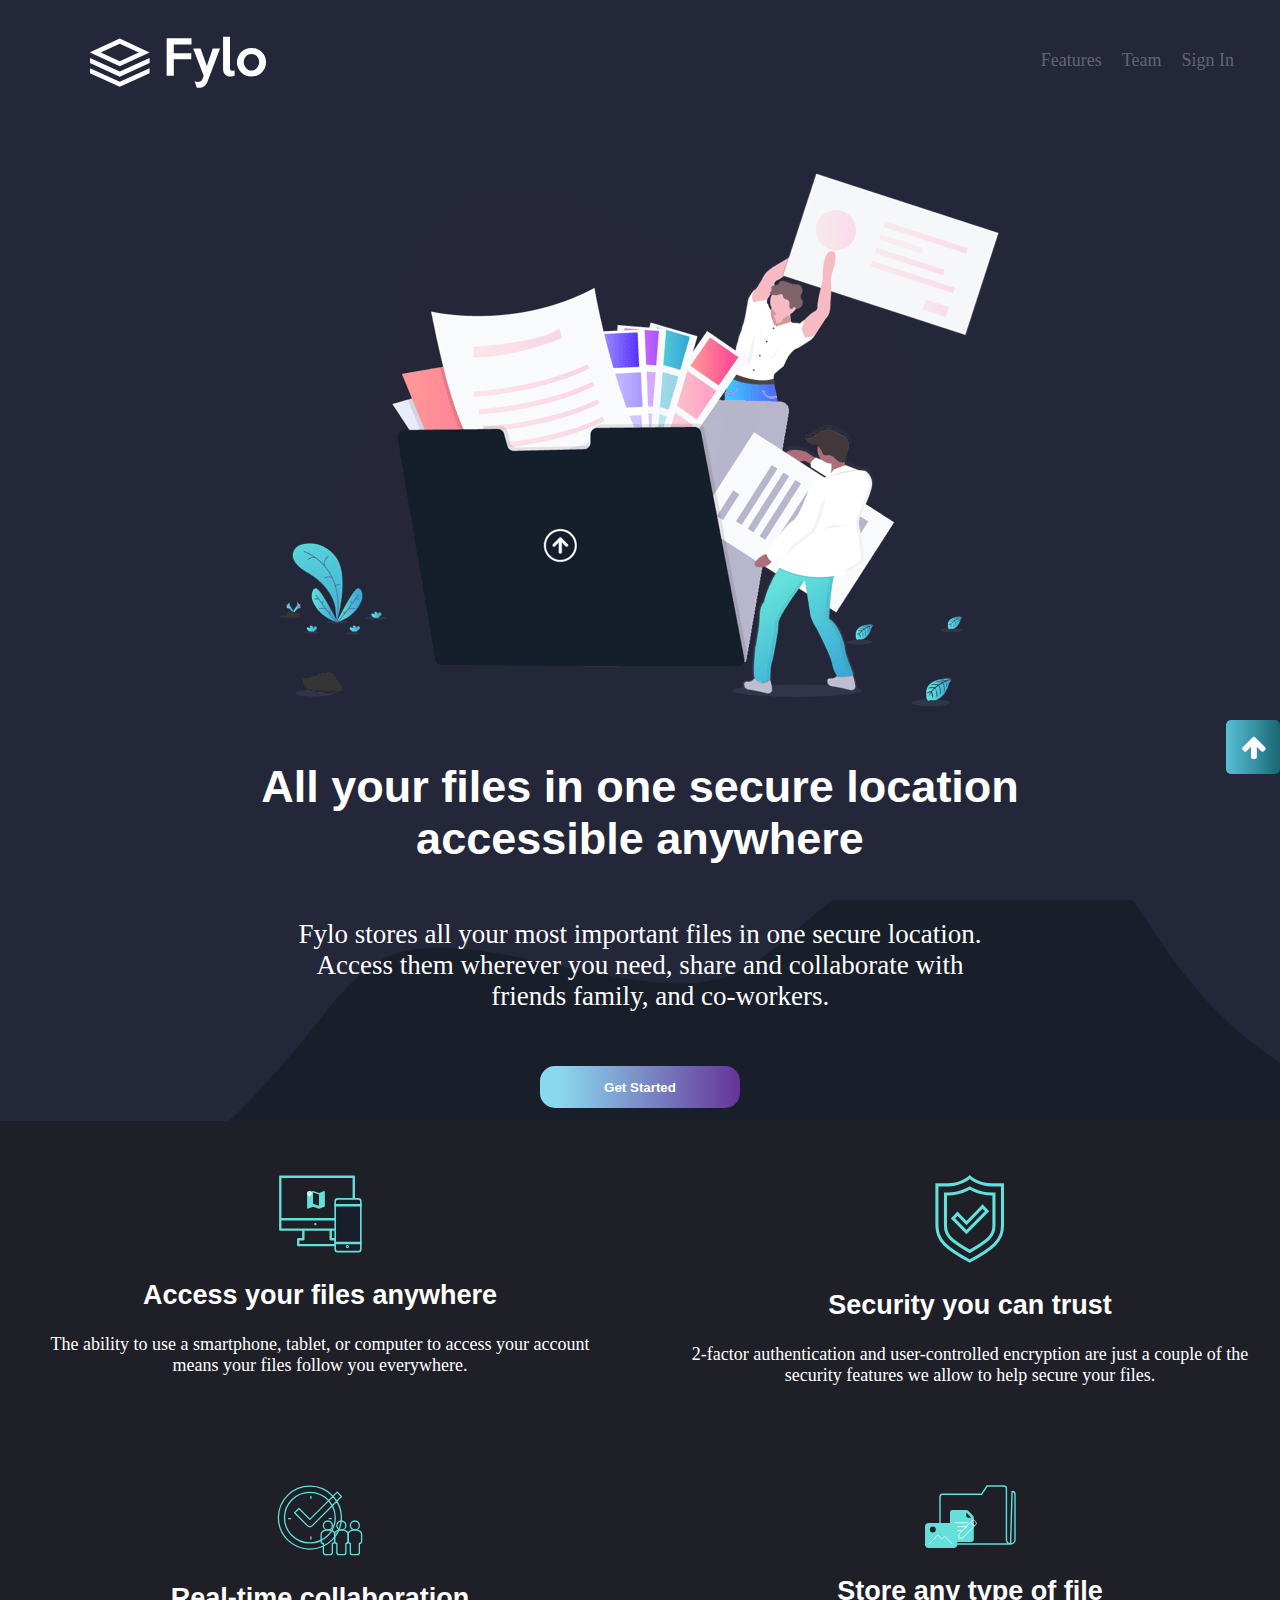
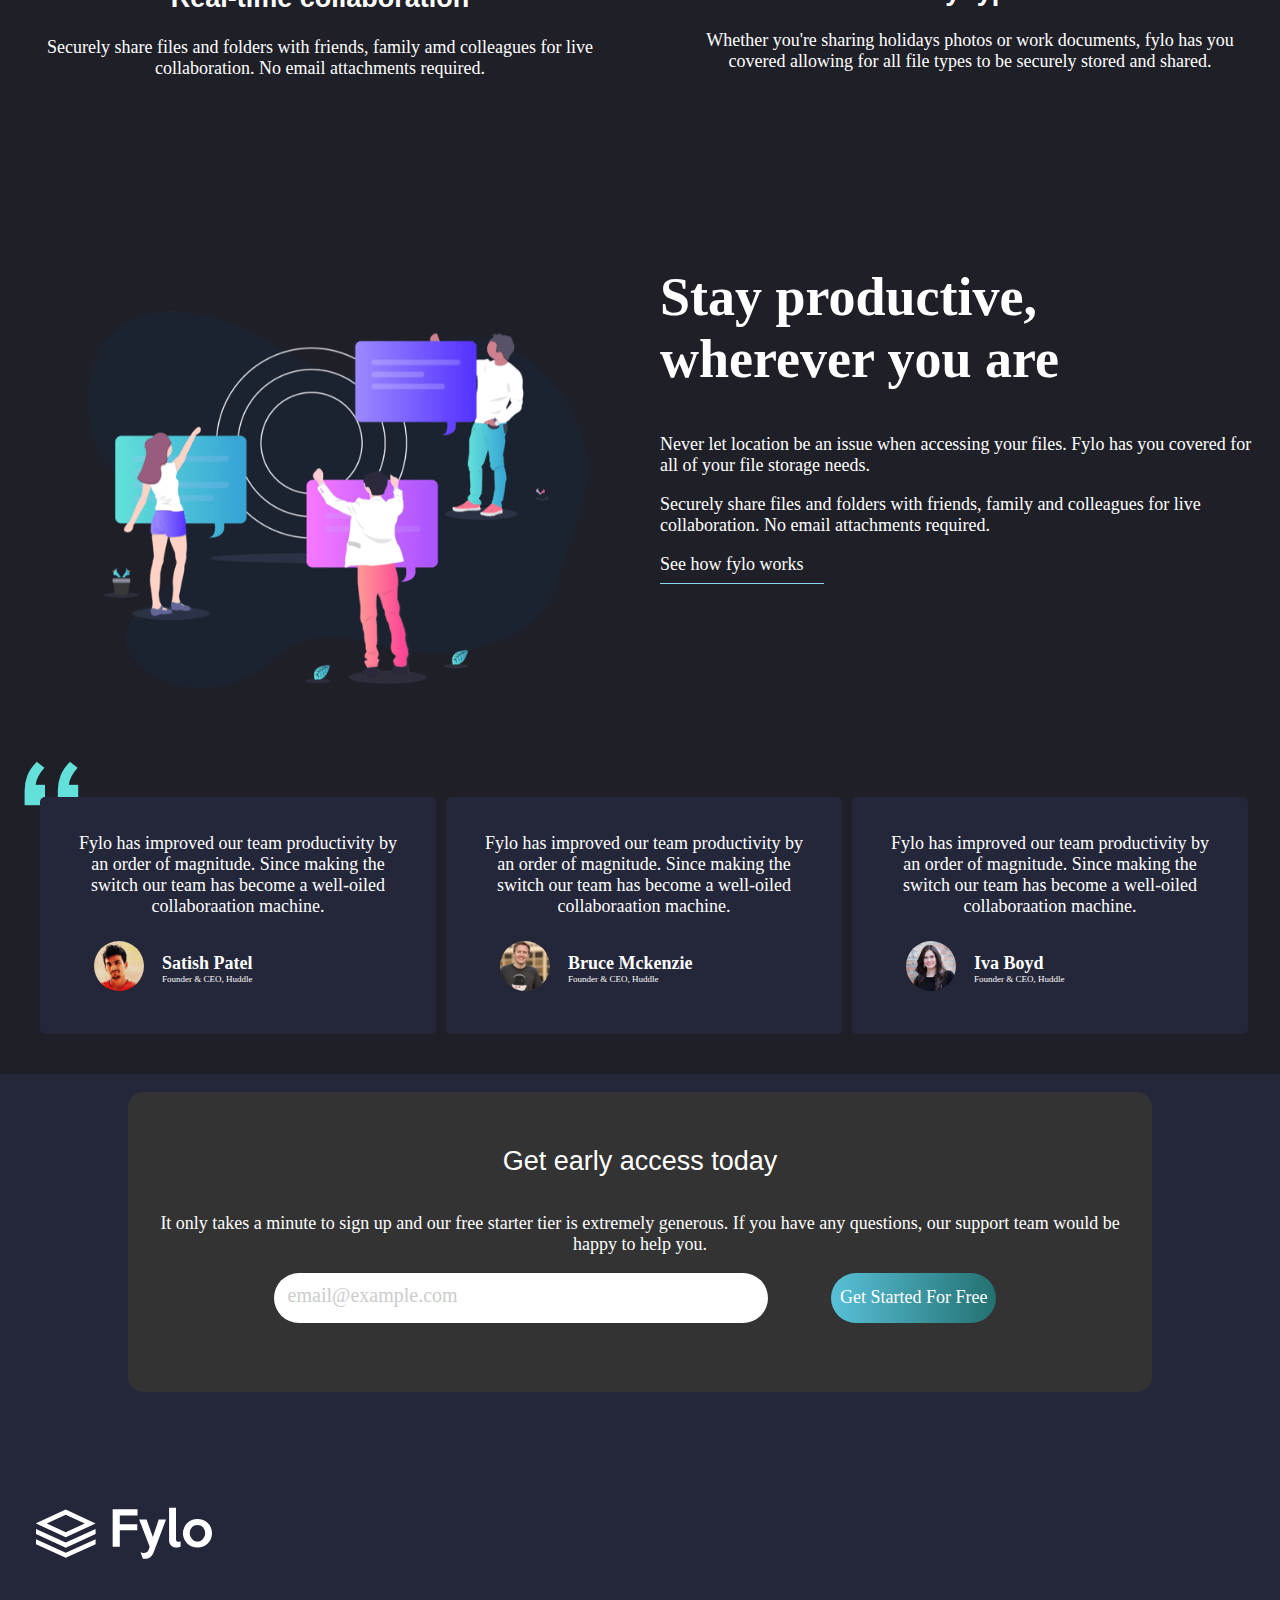
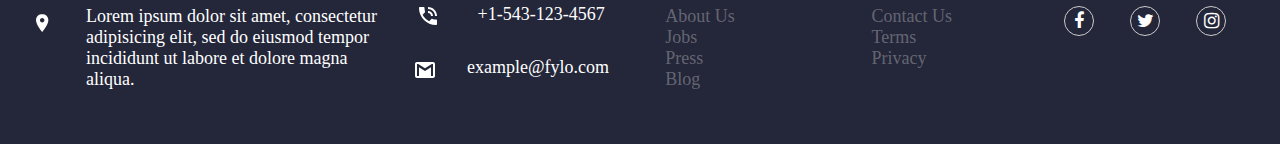
<file: index.html>
<!DOCTYPE html>
<html lang="en-US">
<head>
  <meta charset="UTF-8">
  <meta name="viewport" content="width=device-width, initial-scale=1,shrink-to-fit=no"> 
  <!-- displays site properly based on user's device -->

  <link rel="icon" type="image/png" sizes="32x32" href="./images/favicon-32x32.png">
  <!-- <link rel="stylesheet" type="text/css" href="./assets/css/styles.css"> -->
  <link rel="stylesheet" type="text/css" href="./css/styles.css">

  <link href="https://stackpath.bootstrapcdn.com/font-awesome/4.7.0/css/font-awesome.min.css" rel="stylesheet" integrity="sha384-wvfXpqpZZVQGK6TAh5PVlGOfQNHSoD2xbE+QkPxCAFlNEevoEH3Sl0sibVcOQVnN" crossorigin="anonymous">
  
  <title>Frontend Mentor | Huddle landing page with single column layout</title>

  <!-- Feel free to remove these styles or customise in your own stylesheet 👍 -->
  <style></style>
</head>
<body>
  <header id="top">
    <h1>
      <svg width="176" height="52" xmlns="http://www.w3.org/2000/svg"><g fill="#FFF" fill-rule="evenodd"><path d="M0 16.372v.128l29.754 13.764 29.859-13.811v-.035L29.754 2.608 0 16.372zm10.727.064l19.028-8.802 19.03 8.802-19.031 8.801-19.027-8.801zM29.754 35.61L0 22.052v5.014l29.754 13.59L59.613 27.02v-5.015L29.754 35.61zm0 10.17L0 32.22v5.015l29.754 13.591L59.613 37.19v-5.014L29.754 45.78zM169.216 26.22a8.564 8.564 0 0 0-2.285-5.892 7.675 7.675 0 0 0-2.473-1.768 7.259 7.259 0 0 0-3.015-.636 7.259 7.259 0 0 0-3.015.636 7.674 7.674 0 0 0-2.473 1.768 8.565 8.565 0 0 0-2.285 5.893 8.564 8.564 0 0 0 2.285 5.893 7.674 7.674 0 0 0 2.473 1.767 7.258 7.258 0 0 0 3.015.637 7.258 7.258 0 0 0 3.015-.637 7.675 7.675 0 0 0 2.473-1.767 8.563 8.563 0 0 0 2.285-5.893zm6.784 0c0 2.044-.377 3.937-1.13 5.681a13.849 13.849 0 0 1-3.11 4.526c-1.319 1.273-2.866 2.279-4.64 3.017-1.775.739-3.667 1.108-5.677 1.108s-3.894-.37-5.653-1.108a14.659 14.659 0 0 1-4.617-3.04 14.116 14.116 0 0 1-3.11-4.55c-.753-1.744-1.13-3.622-1.13-5.633 0-1.98.385-3.842 1.154-5.586a14.718 14.718 0 0 1 3.133-4.573 14.457 14.457 0 0 1 4.617-3.064c1.759-.739 3.627-1.108 5.606-1.108 2.01 0 3.902.369 5.677 1.108 1.774.738 3.321 1.744 4.64 3.017 1.32 1.272 2.356 2.789 3.11 4.549.753 1.76 1.13 3.645 1.13 5.657zm-31.422 13.483a9.087 9.087 0 0 1-1.814.613 9.217 9.217 0 0 1-2.096.236c-1.005 0-1.971-.134-2.898-.4a6.347 6.347 0 0 1-2.426-1.297c-.69-.597-1.24-1.375-1.649-2.334-.408-.958-.612-2.113-.612-3.465V.717h6.925v31.16c0 1.132.228 1.91.683 2.334.456.425.997.637 1.625.637.786 0 1.54-.236 2.262-.707v5.562zM130.02 12.55l-12.249 32.386c-.91 2.42-2.104 4.164-3.58 5.233-1.476 1.068-3.235 1.603-5.277 1.603a8.4 8.4 0 0 1-1.036-.071 7.784 7.784 0 0 1-1.083-.212l-2.262-6.317a8.974 8.974 0 0 0 1.65.59 6.61 6.61 0 0 0 1.6.211c1.069 0 2.042-.243 2.922-.73.879-.488 1.554-1.391 2.025-2.711l.943-2.734-10.506-27.248h7.396l6.266 17.536 5.889-17.536h7.302zm-28.502-4.102H83.806v8.769h17.478v5.94H83.806v16.688h-7.16V2.179h24.873v6.27z"/></g></svg>
    </h1>
    
    <nav>
      <ul class="menu">
        <li class="menu-item"><a class="menu-link" href="#">Features</a></li>
        <li class="menu-item"><a class="menu-link" href="#">Team</a></li>
        <li class="menu-item"><a class="menu-link" href="#">Sign In</a></li>
      </ul>
    </nav>
  </header>

  <main>
    <!-- INTRO ILLUSTRATION -->
    <section class="intro">
      <img class="intro_img" src="./images/illustration-intro.png" alt="Intro Illustration Image">
    </section>

    <!-- INTRO TEXT -->
    <section class="intro_caption">
      <h2 class="intro_caption--title">
        All your files in one secure location<br>accessible anywhere
      </h2>
      <p class="intro_caption--text">Fylo stores all your most important files in one secure location.<br>
        Access them wherever you need, share and collaborate with<br>
        &nbsp;&nbsp;&nbsp;&nbsp;&nbsp;&nbsp;friends family, and co-workers.</p>
      <button type="button" class="intro_caption--btn">Get Started</button>

      <section class="curvy-bg">
        <svg width="1440" height="449" xmlns="http://www.w3.org/2000/svg" xmlns:xlink="http://www.w3.org/1999/xlink"><defs><path id="a" d="M0 0h1454v449H0z"/></defs><g transform="translate(-14)" fill="none" fill-rule="evenodd"><mask id="b" fill="#fff"><use xlink:href="#a"/></mask><path d="M14 413.954c90.836-5.359 176.206-50.375 256.111-135.046C389.968 151.9 364.01 105.164 563.005 148.686 762 192.207 745.05 163.699 873 63.13c127.95-100.57 211-77.554 289 44.667 78 122.222 151 162.895 284 207.778 88.667 29.921 92.03 848.285 10.091 2455.09H14V413.956z" fill="#181F2B" mask="url(#b)"/></g></svg>
      </section>
    </section>

    <section class="bg-dark">
      <!-- FEATURED -->
      <section class="row">
        <section class="col">
          <svg width="83" height="78" xmlns="http://www.w3.org/2000/svg"><g fill="none" fill-rule="evenodd"><path d="M2.476 53.466h71.117v-7.983H2.476v7.983zm49.237 11.977h3.943v3.529H20.413v-3.529h3.942c.656 0 1.185-.529 1.185-1.183v-8.427h24.988v8.427c0 .654.53 1.183 1.185 1.183zM2.476 43.116h71.117V2.95H2.476v40.165zM1.29.585C.635.585.105 1.114.105 1.768V54.65c0 .655.53 1.184 1.185 1.184h21.88v7.243h-3.943c-.655 0-1.185.532-1.185 1.184v5.895c0 .652.53 1.184 1.185 1.184h37.615c.654 0 1.185-.532 1.185-1.184V64.26c0-.652-.531-1.184-1.185-1.184h-3.944v-7.243h21.88c.655 0 1.186-.53 1.186-1.184V1.77c0-.655-.531-1.184-1.185-1.184H1.29z" fill="#62E0D9"/><path d="M36.412 47.92c-.654 0-1.185.53-1.185 1.184a1.185 1.185 0 0 0 2.37 0c0-.653-.531-1.184-1.185-1.184" fill="#62E0D9"/><g transform="translate(55.377 23.07)" stroke="#62E0D9"><rect stroke-width="1.641" fill="#181F2B" x=".821" y=".821" width="25.621" height="52.795" rx="2.462"/><path stroke-width="1.458" fill="#FFF" d="M.729 6.646h25.803v1H.729zM.729 44.515h25.803v1H.729z"/><ellipse stroke-width="1.01" cx="13.038" cy="48.519" rx="1.185" ry="1.183"/></g><g><path d="M45.4 15.969h-.197l-5.235 2.07-5.927-2.07-5.531 1.874c-.198.098-.395.197-.395.493v14.89c0 .297.197.494.494.494h.197l5.235-2.071 5.927 2.07 5.531-1.873c.198-.099.395-.296.395-.493V16.462c0-.296-.197-.493-.494-.493zM39.968 30.76l-5.927-1.997V17.448l5.927 1.997v11.316z" fill="#62E0D9"/><path d="M30.485 15.969c-1.32 0-2.37.917-2.37 2.07 0 1.54 2.37 3.847 2.37 3.847s2.371-2.308 2.371-3.846c0-1.154-1.05-2.071-2.37-2.071zm0 2.958c-.51 0-.911-.361-.911-.821 0-.46.4-.822.911-.822s.912.361.912.822c0 .46-.401.821-.912.821z" fill="#FFF"/></g></g></svg>
          <h2>Access your files anywhere</h2>
          <p>The ability to use a smartphone, tablet, or computer to access your account means your files follow you everywhere.</p>
        </section>
        <section class="col">
          <svg width="70" height="88" xmlns="http://www.w3.org/2000/svg"><g stroke="#62E0D9" stroke-width="3.064" fill="none" fill-rule="evenodd"><path d="M43.703 35.501l-12.23 12.474-8.999-9.177-4.499 4.589 13.497 13.766L52.08 36.137l-4.5-4.589z"/><path d="M56.916 9.85c-5.342 0-10.653-1.136-15.482-3.484-2.313-1.113-4.679-2.533-6.724-4.302-2.045 1.769-4.411 3.189-6.725 4.302C23.157 8.714 17.847 9.85 12.504 9.85H1.914v40.59c0 7.11 2.817 13.945 7.827 18.893 7.356 7.25 24.97 16.674 24.97 16.674s17.612-9.424 24.968-16.674c5.01-4.948 7.827-11.784 7.827-18.893V9.85h-10.59z"/><path d="M58.94 24.532v26.249c0 4.742-1.903 9.34-5.219 12.615-4.612 4.547-15.127 10.77-19.01 13-3.886-2.233-14.41-8.463-19.017-13.004-3.314-3.272-5.214-7.869-5.214-12.611V18.927h2.024c6.707 0 13.334-1.499 19.167-4.333a44.31 44.31 0 0 0 3.04-1.61c.972.565 2 1.11 3.064 1.623 5.814 2.826 12.434 4.32 19.141 4.32h2.024v5.605z"/></g></svg>
          <h2>Security you can trust</h2>
          <p>2-factor authentication and user-controlled encryption are just a couple of the security features we allow to help secure your files.</p>
        </section>

        <section class="col">
          <svg width="86" height="71" xmlns="http://www.w3.org/2000/svg"><g stroke="#62E0D9" stroke-width="1.3" fill="none" fill-rule="evenodd" stroke-linejoin="round"><path d="M33.897 11.338v2.027-2.027zm0 40.551v2.028-2.028zm20.31-18.248h-2.031 2.031zm-40.62 0h-2.032 2.031zm19.294 8.11c-.78 0-1.56-.296-2.153-.89l-13.08-13.057 4.308-4.3L32.881 34.41 60.176 7.16l4.31 4.3-29.45 29.4a3.04 3.04 0 0 1-2.155.89zm23.154-30.417C50.283 5.104 42.039 1.2 32.88 1.2 15.495 1.2 1.4 15.271 1.4 32.627s14.095 31.428 31.481 31.428c17.386 0 31.481-14.072 31.481-31.428 0-6.018-1.694-11.64-4.63-16.417l-3.697-4.876zM51.7 15.616a25.346 25.346 0 0 0-18.82-8.333c-14.022 0-25.388 11.346-25.388 25.344 0 13.999 11.366 25.345 25.388 25.345 14.022 0 25.388-11.346 25.388-25.345 0-4.329-1.087-8.402-3.002-11.966l-3.566-5.045z" stroke-linecap="round"/><path d="M55.368 40.484c0 2.48-2.015 4.49-4.498 4.49a4.494 4.494 0 0 1-4.497-4.49c0-2.48 2.015-4.49 4.497-4.49a4.494 4.494 0 0 1 4.498 4.49z"/><path d="M50.87 44.974c-1.898 0-3.612.583-4.839 1.154a3.34 3.34 0 0 0-1.907 3.033v7.037a2.248 2.248 0 0 0 2.249 2.245v8.979a2.247 2.247 0 0 0 2.249 2.245h4.497a2.247 2.247 0 0 0 2.249-2.245v-8.98a2.248 2.248 0 0 0 2.248-2.244V49.16a3.34 3.34 0 0 0-1.907-3.033c-1.226-.57-2.94-1.154-4.839-1.154z" stroke-linecap="round"/><path d="M68.86 40.484c0 2.48-2.014 4.49-4.498 4.49a4.493 4.493 0 0 1-4.497-4.49c0-2.48 2.014-4.49 4.497-4.49a4.493 4.493 0 0 1 4.497 4.49z"/><path d="M64.362 44.974c-1.898 0-3.612.583-4.839 1.154a3.34 3.34 0 0 0-1.907 3.033v7.037a2.247 2.247 0 0 0 2.249 2.245v8.979a2.248 2.248 0 0 0 2.249 2.245h4.497a2.247 2.247 0 0 0 2.248-2.245v-8.98a2.247 2.247 0 0 0 2.25-2.244V49.16a3.34 3.34 0 0 0-1.908-3.033c-1.226-.57-2.941-1.154-4.839-1.154z" stroke-linecap="round"/><path d="M82.351 40.484c0 2.48-2.013 4.49-4.497 4.49a4.493 4.493 0 0 1-4.497-4.49c0-2.48 2.013-4.49 4.497-4.49a4.493 4.493 0 0 1 4.497 4.49z"/><path d="M77.854 44.974c-1.898 0-3.612.583-4.839 1.154a3.34 3.34 0 0 0-1.907 3.033v7.037a2.247 2.247 0 0 0 2.249 2.245v8.979a2.248 2.248 0 0 0 2.248 2.245h4.498a2.247 2.247 0 0 0 2.248-2.245v-8.98a2.247 2.247 0 0 0 2.249-2.244V49.16a3.34 3.34 0 0 0-1.907-3.033c-1.226-.57-2.941-1.154-4.839-1.154z" stroke-linecap="round"/></g></svg>
          <h2>Real-time collaboration</h2>
          <p>Securely share files and folders with friends, family amd colleagues for live collaboration. No email attachments required.</p>
        </section>
        <section class="col">
          <svg width="91" height="64" xmlns="http://www.w3.org/2000/svg"><g fill="none" fill-rule="evenodd"><path d="M85.588 59C88.025 59 90 57.144 90 54.853V9.236c0-1.526-1.318-2.764-2.941-2.764L85.589 59zM15 12.048v40.047C15 55.908 18.098 59 21.92 59h63.668a4.147 4.147 0 0 1-4.152-4.143V3.762A2.766 2.766 0 0 0 78.668 1h-16.61l-5.536 8.286H17.768A2.766 2.766 0 0 0 15 12.048z" stroke="#62E0D9" stroke-width="1.405" stroke-linecap="round" stroke-linejoin="round"/><path d="M41.28 27.561v3.201c0 1.061.841 1.92 1.88 1.92h3.13m2.505 0v-.219c0-.679-.264-1.33-.734-1.811l-4.794-4.902a2.48 2.48 0 0 0-1.772-.75h-13.99C26.12 25 25 26.147 25 27.561v26.89c0 1.414 1.121 2.56 2.505 2.56H46.29c1.383 0 2.505-1.146 2.505-2.56v-8.963" fill="#62E0D9"/><path d="M33.766 49.33v3.84h3.757l11.898-12.164-3.757-3.841-11.898 12.164zm15.655-8.324l1.328-1.358a1.951 1.951 0 0 0 0-2.717l-1.1-1.124a1.85 1.85 0 0 0-2.657 0l-1.328 1.358 3.757 3.841z" stroke="#FFF" stroke-width=".803" stroke-linejoin="round"/><path d="M30.01 37.805h12.523m-12.524 3.841h11.272m-11.272 3.842h7.514" stroke="#FFF" stroke-width=".803" stroke-linecap="round" stroke-linejoin="round"/><g><path d="M32.367 59.432c0 1.972-1.61 3.572-3.596 3.572H3.596c-1.985 0-3.596-1.6-3.596-3.572v-17.86C0 39.6 1.61 38 3.596 38h25.175c1.985 0 3.596 1.6 3.596 3.572v17.86zM10.789 44.55a2.987 2.987 0 0 1-2.997 2.976 2.987 2.987 0 0 1-2.997-2.976 2.987 2.987 0 0 1 2.997-2.977 2.987 2.987 0 0 1 2.997 2.977z" fill="#62E0D9"/><path stroke="#FFF" stroke-width=".65" stroke-linecap="round" stroke-linejoin="round" d="M26.786 58.656L19.737 51.2 16.8 54.307l-4.112-4.349-8.224 8.698"/></g></g></svg>
          <h2>Store any type of file</h2>
          <p>Whether you're sharing holidays photos or work documents, fylo has you covered allowing for all file types to be securely stored and shared.</p>
        </section>
      </section>

      <div class="how-we-work">
        <section>
          <img src="./images/illustration-stay-productive.png" width="500px" alt="Stay Illustration Stay Productive">
        </section>
        <section>
          <h2>Stay productive,<br>
            wherever you are</h2>
          <p>Never let location be an issue when accessing your files. Fylo has you covered for all of your file storage needs.</p>
          <p>Securely share files and folders with friends, family and colleagues for live collaboration. No email attachments required.</p>
          <a href="#" target="_blank" id="how-fylo-works">See how fylo works
            <svg width="16" height="16" xmlns="http://www.w3.org/2000/svg" xmlns:xlink="http://www.w3.org/1999/xlink"><defs><circle id="b" cx="6" cy="6" r="6"/><filter x="-25%" y="-25%" width="150%" height="150%" filterUnits="objectBoundingBox" id="a"><feOffset in="SourceAlpha" result="shadowOffsetOuter1"/><feGaussianBlur stdDeviation="1" in="shadowOffsetOuter1" result="shadowBlurOuter1"/><feColorMatrix values="0 0 0 0 0.384313725 0 0 0 0 0.878431373 0 0 0 0 0.850980392 0 0 0 0.811141304 0" in="shadowBlurOuter1"/></filter></defs><g fill="none" fill-rule="evenodd"><g transform="translate(2 2)"><use fill="#000" filter="url(#a)" xlink:href="#b"/><use fill="#62E0D9" xlink:href="#b"/></g><path d="M8.582 6l-.363.35 1.452 1.4H5.333v.5h4.338L8.22 9.65l.363.35 2.074-2z" fill="#1B2330"/></g></svg>
        </a>
        </section>
      </div>

      <!-- TESTIMONIALS -->
      <span class="qoute">
        <img src="./images/bg-quotes.png" alt="Qoute symbol">
      </span>
      <section class="testimonial-row">
        <section class="testimonial-col" id="first">
          <p>Fylo has improved our team productivity  by an order of magnitude. Since making the switch our team has become  a well-oiled collaboraation machine.</p>
          <section class="testifier-card">
            <img src="./images/profile-1.jpg" alt="profile 1">
            <section class="text-card">
              <h3>Satish Patel</h3>
              <p>Founder & CEO, Huddle</p>
            </section>
          </section>
        </section>
        <section class="testimonial-col">
          <p>Fylo has improved our team productivity  by an order of magnitude. Since making the switch our team has become  a well-oiled collaboraation machine.</p>
          <section class="testifier-card">
            <img src="./images/profile-2.jpg" alt="profile 1">
            <section class="text-card">
              <h3>Bruce Mckenzie</h3>
              <p>Founder & CEO, Huddle</p>
            </section>
          </section>
        </section>
        <section class="testimonial-col">
          <p>Fylo has improved our team productivity  by an order of magnitude. Since making the switch our team has become  a well-oiled collaboraation machine.</p>
          <section class="testifier-card">
            <img src="./images/profile-3.jpg" alt="profile 1">
            <section class="text-card">
              <h3>Iva Boyd</h3>
              <p>Founder & CEO, Huddle</p>
            </section>
          </section>
        </section>
      </section>
    </section>

    <section id="subscribe">
      <h4 id="subscribe-title">Get early access today</h4>
      <p id="subscribe-text">It only takes a minute to sign up and our free starter tier is extremely generous. If you have any questions, our support team would be happy to help you.</p>
      <form name="subscribe" id="subscribe-form">
        <input type="email" name="email" placeholder="email@example.com">
        <input type="button" name="submit" value="Get Started For Free">
      </form>
    </section>
  </main>
  
  <footer>
    <h5>
      <svg width="176" height="52" xmlns="http://www.w3.org/2000/svg"><g fill="#FFF" fill-rule="evenodd"><path d="M0 16.372v.128l29.754 13.764 29.859-13.811v-.035L29.754 2.608 0 16.372zm10.727.064l19.028-8.802 19.03 8.802-19.031 8.801-19.027-8.801zM29.754 35.61L0 22.052v5.014l29.754 13.59L59.613 27.02v-5.015L29.754 35.61zm0 10.17L0 32.22v5.015l29.754 13.591L59.613 37.19v-5.014L29.754 45.78zM169.216 26.22a8.564 8.564 0 0 0-2.285-5.892 7.675 7.675 0 0 0-2.473-1.768 7.259 7.259 0 0 0-3.015-.636 7.259 7.259 0 0 0-3.015.636 7.674 7.674 0 0 0-2.473 1.768 8.565 8.565 0 0 0-2.285 5.893 8.564 8.564 0 0 0 2.285 5.893 7.674 7.674 0 0 0 2.473 1.767 7.258 7.258 0 0 0 3.015.637 7.258 7.258 0 0 0 3.015-.637 7.675 7.675 0 0 0 2.473-1.767 8.563 8.563 0 0 0 2.285-5.893zm6.784 0c0 2.044-.377 3.937-1.13 5.681a13.849 13.849 0 0 1-3.11 4.526c-1.319 1.273-2.866 2.279-4.64 3.017-1.775.739-3.667 1.108-5.677 1.108s-3.894-.37-5.653-1.108a14.659 14.659 0 0 1-4.617-3.04 14.116 14.116 0 0 1-3.11-4.55c-.753-1.744-1.13-3.622-1.13-5.633 0-1.98.385-3.842 1.154-5.586a14.718 14.718 0 0 1 3.133-4.573 14.457 14.457 0 0 1 4.617-3.064c1.759-.739 3.627-1.108 5.606-1.108 2.01 0 3.902.369 5.677 1.108 1.774.738 3.321 1.744 4.64 3.017 1.32 1.272 2.356 2.789 3.11 4.549.753 1.76 1.13 3.645 1.13 5.657zm-31.422 13.483a9.087 9.087 0 0 1-1.814.613 9.217 9.217 0 0 1-2.096.236c-1.005 0-1.971-.134-2.898-.4a6.347 6.347 0 0 1-2.426-1.297c-.69-.597-1.24-1.375-1.649-2.334-.408-.958-.612-2.113-.612-3.465V.717h6.925v31.16c0 1.132.228 1.91.683 2.334.456.425.997.637 1.625.637.786 0 1.54-.236 2.262-.707v5.562zM130.02 12.55l-12.249 32.386c-.91 2.42-2.104 4.164-3.58 5.233-1.476 1.068-3.235 1.603-5.277 1.603a8.4 8.4 0 0 1-1.036-.071 7.784 7.784 0 0 1-1.083-.212l-2.262-6.317a8.974 8.974 0 0 0 1.65.59 6.61 6.61 0 0 0 1.6.211c1.069 0 2.042-.243 2.922-.73.879-.488 1.554-1.391 2.025-2.711l.943-2.734-10.506-27.248h7.396l6.266 17.536 5.889-17.536h7.302zm-28.502-4.102H83.806v8.769h17.478v5.94H83.806v16.688h-7.16V2.179h24.873v6.27z"/></g></svg>
    </h5>

    <div id="attributions">
      <section class="address">
        <svg width="13" height="18" xmlns="http://www.w3.org/2000/svg"><path d="M6.188 0C2.74 0 0 2.79 0 6.3 0 10.98 6.188 18 6.188 18s6.187-7.02 6.187-11.7c0-3.51-2.74-6.3-6.188-6.3zm0 8.55c-1.238 0-2.21-.99-2.21-2.25s.972-2.25 2.21-2.25c1.237 0 2.21.99 2.21 2.25s-.973 2.25-2.21 2.25z" fill="#FFF" fill-rule="evenodd"/></svg>

        <p class="address-text">Lorem ipsum dolor sit amet, consectetur adipisicing elit, sed do eiusmod
        tempor incididunt ut labore et dolore magna aliqua.</p>
      </section>

      <section>
        <div class="contact--info">
          <svg width="18" height="18" xmlns="http://www.w3.org/2000/svg"><path d="M17 12.5c-1.2 0-2.4-.2-3.6-.6-.3-.1-.7 0-1 .2l-2.2 2.2c-2.8-1.4-5.1-3.8-6.6-6.6l2.2-2.2c.3-.3.4-.7.2-1-.3-1.1-.5-2.3-.5-3.5 0-.6-.4-1-1-1H1C.4 0 0 .4 0 1c0 9.4 7.6 17 17 17 .6 0 1-.4 1-1v-3.5c0-.6-.4-1-1-1zM16 9h2c0-5-4-9-9-9v2c3.9 0 7 3.1 7 7zm-4 0h2c0-2.8-2.2-5-5-5v2c1.7 0 3 1.3 3 3z" fill="#FFF" fill-rule="evenodd"/></svg>
          
          <p>+1-543-123-4567</p>
        </div>

        <div class="contact--info">
          <svg width="20" height="16" xmlns="http://www.w3.org/2000/svg"><g fill="none" fill-rule="evenodd"><path d="M-2-4h24v24H-2z"/><path d="M18 0H2C.9 0 0 .9 0 2v12c0 1.1.9 2 2 2h16c1.1 0 2-.9 2-2V2c0-1.1-.9-2-2-2zm0 14h-2V5.2L10 9 4 5.2V14H2V2h1.2L10 6.2 16.8 2H18v12z" fill="#FFF"/></g></svg>

          <p>example@fylo.com</p>
        </div>
      </section>

      <section>
        <ul class="nav-list">
          <li class="nav-list-item"><a class="nav-list-link" href="#">About Us</a></li>
          <li class="nav-list-item"><a class="nav-list-link" href="#">Jobs</a></li>
          <li class="nav-list-item"><a class="nav-list-link" href="#">Press</a></li>
          <li class="nav-list-item"><a class="nav-list-link" href="#">Blog</a></li>
        </ul>
      </section>

      <section>
        <ul class="nav-list">
          <li class="nav-list-item"><a class="nav-list-link" href="#">Contact Us</a></li>
          <li class="nav-list-item"><a class="nav-list-link" href="#">Terms</a></li>
          <li class="nav-list-item"><a class="nav-list-link" href="#">Privacy</a></li>
        </ul>
      </section>

      <section class="social-icons">
        <i class="fa fa-facebook"></i>
        <i class="fa fa-twitter"></i>
        <i class="fa fa-instagram"></i>
      </section>
    </div>
  </footer>

  <a id="back-to-top" href="#top" title="back-to-top"><i class="fa fa-arrow-up"></i></a>
</body>
</html>
</file>
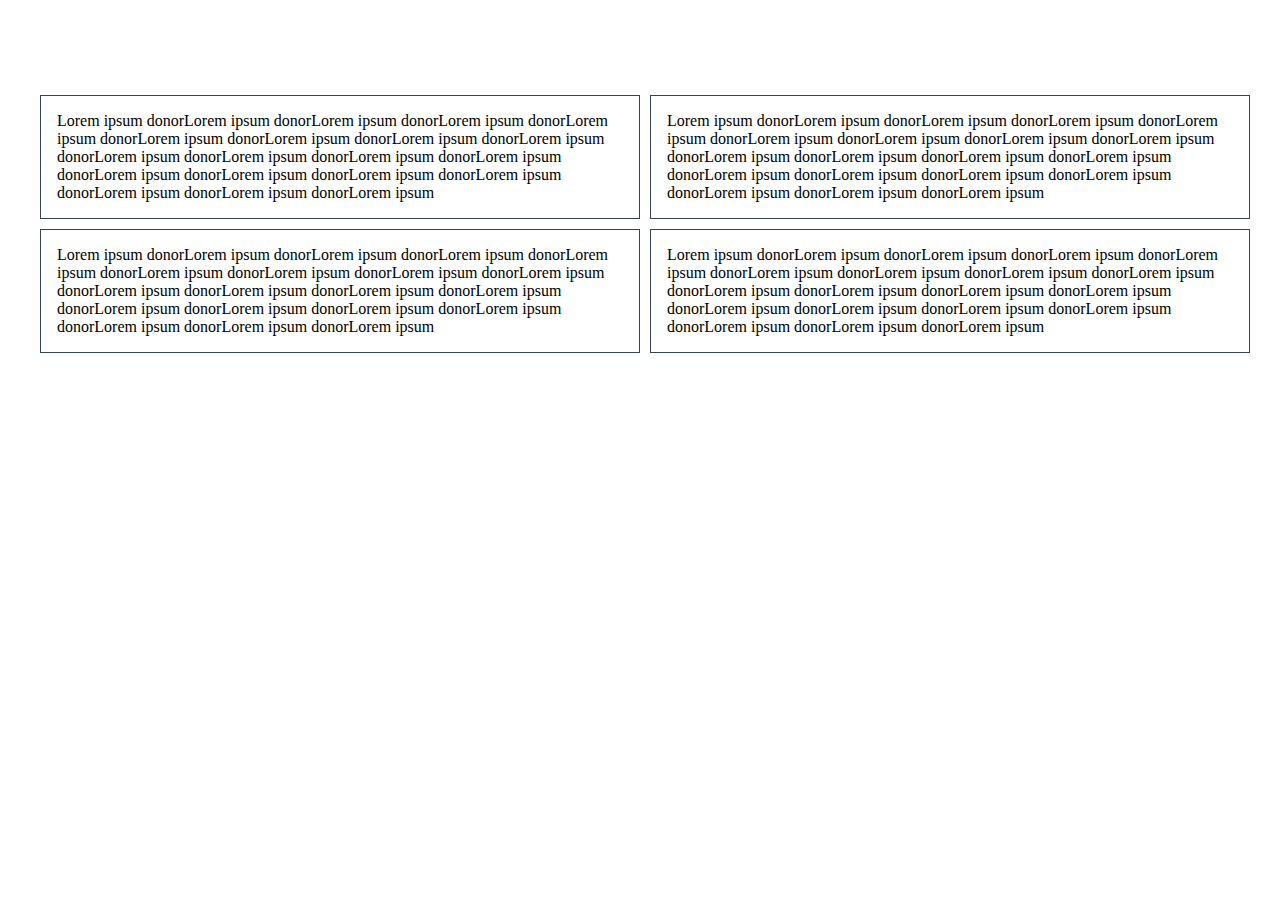
<file: grid.html>
<!DOCTYPE html>
<html>
<head>
	<meta charset="utf-8">
	<meta name="viewport" content="width=device-width, initial-scale=1">
	<title>GRID | DEMO</title>
	<style type="text/css">
		* {
			box-sizing: border-box;
		}
		.container {
			padding-top: 16px;
			padding-bottom: 16px;
			margin: 5% auto;
			display: grid;
			grid-template-columns: repeat(4,25%);
			grid-gap: 10px;
			max-width: 100%;
			padding: 2em;
		}
		div:not(.container) {
			border: 1px solid #345;
			padding: 1em;
		}
		@media screen and (min-width: 768px) {
			.container {
				grid-template-columns: 50% 50%;
			}
		}
		@media screen and (max-width: 768px) {
			.container {
				grid-template-columns: 100% 100%;
			}
		}
	</style>
</head>
<body>
	<div class="container">
		<div>Lorem ipsum donorLorem ipsum donorLorem ipsum donorLorem ipsum donorLorem ipsum donorLorem ipsum donorLorem ipsum donorLorem ipsum donorLorem ipsum donorLorem ipsum donorLorem ipsum donorLorem ipsum donorLorem ipsum donorLorem ipsum donorLorem ipsum donorLorem ipsum donorLorem ipsum donorLorem ipsum donorLorem ipsum donorLorem ipsum</div>
		<div>Lorem ipsum donorLorem ipsum donorLorem ipsum donorLorem ipsum donorLorem ipsum donorLorem ipsum donorLorem ipsum donorLorem ipsum donorLorem ipsum donorLorem ipsum donorLorem ipsum donorLorem ipsum donorLorem ipsum donorLorem ipsum donorLorem ipsum donorLorem ipsum donorLorem ipsum donorLorem ipsum donorLorem ipsum donorLorem ipsum</div>
		<div>Lorem ipsum donorLorem ipsum donorLorem ipsum donorLorem ipsum donorLorem ipsum donorLorem ipsum donorLorem ipsum donorLorem ipsum donorLorem ipsum donorLorem ipsum donorLorem ipsum donorLorem ipsum donorLorem ipsum donorLorem ipsum donorLorem ipsum donorLorem ipsum donorLorem ipsum donorLorem ipsum donorLorem ipsum donorLorem ipsum</div>
		<div>Lorem ipsum donorLorem ipsum donorLorem ipsum donorLorem ipsum donorLorem ipsum donorLorem ipsum donorLorem ipsum donorLorem ipsum donorLorem ipsum donorLorem ipsum donorLorem ipsum donorLorem ipsum donorLorem ipsum donorLorem ipsum donorLorem ipsum donorLorem ipsum donorLorem ipsum donorLorem ipsum donorLorem ipsum donorLorem ipsum</div>
	</div>
</body>
</html>
</file>
<file: css/styles.css>
/*@import url('https://fonts.googleapis.com/css?family=Tulpen+One');
@import url('https://fonts.googleapis.com/css?family=Black+Ops+One|Tulpen+One');*/
@import('https://stackpath.bootstrapcdn.com/font-awesome/4.7.0/css/font-awesome.min.css');
* {
  -webkit-box-sizing: border-box;
  -moz-box-sizing: border-box;
  -o-box-sizing: border-box;
  box-sizing: border-box;
  /*overflow-x: hidden;*/
}
html,
body {
  height: 100vh;
  width: 100%;
  scroll-behavior: smooth;
  background: #242639;
}
body {
  margin: 0;
  padding: 0;
  font-size: 18px;
  font-family: "Open Sans";
  overflow-x: hidden;
}
header {
  max-width: 100%;
  padding: 2em 2em 1em 5em;
  display: grid;
  grid-template-columns: auto auto;
  grid-template-rows: 100px;
}
header h1 {
  margin: 0;
  font-size: 1em;
/*  float: left;
  clear: both;*/
}

.bg-dark {
  background: #1f1f28;
  overflow-x: hidden;
  width: 100vw;
}

/*
** MENU
*/
.menu {
  list-style: none;
  /*overflow-x: hidden;*/
  margin: 0;
  padding: 0;
  display: flex;
  justify-content: flex-end;
}
.menu .menu-item {
  display: inline-block;
  margin: 14px 10px;
}
@media screen and (max-width: 768px) {
  .menu {margin-top: -1em;
    display:
  }
  /*.menu .menu-item .menu-link {white-space: wrap;font-size: 0.9em;}*/
}
.menu .menu-item .menu-link {
  text-decoration: none;
  font-weight: 100;
  font-size: 1em;
  color: rgba(255,255,255,0.3);
  cursor: pointer;
  /*font-family: "Open Sans", 'Tulpen One', cursive;*/
  font-family: "Open Sans";
}
.menu .menu-item .menu-link:hover {
  color: #fff;
  transition: all 0.6s;
}

/*
** ILLUSTRATION IMAGE
*/
.intro {

}
.intro_img {
  margin-left: auto;
  margin-right: auto;
  display: block;
}

/*
** INTRO CAPTION TEXT
*/
.intro_caption {
  max-width: 100%;
}
.intro_caption--title {
  color: #fff;
  font-weight: 900;
  text-align: center;
  font-size: 2.5em;
  font-family: 'Black Ops One', Arial, cursive;
}
.intro_caption--text {
  color: #fff;
  font-weight: 500;
  text-align: center;
  font-size: 1.5em;
  font-family: "Open Sans";
  margin: 2em auto;
  /*width: 400px;*/
}
@media screen and (max-width: 768px) {
  h1 svg {
    position: absolute;
    left: -1em;
    top: 1em;
    transform: scale(0.5);
  }
  .menu .menu-item {
    margin: 10px;
  }
  .menu .menu-item .menu-link {
    font-size: 0.8em;
  }
  .intro_caption--title {
    font-size: 1em;
  }
  .intro_caption--text {
    font-size: 0.55em!important;
    padding: 0;
    font-weight: lighter;
  }
}

.intro_img {
  max-width: 100%;
  margin-left: auto;
  margin-right: auto;
  display: block;
  height: auto;
  padding: 1em 3em;
}
.intro_caption--btn {
  border-radius: 15px;
  padding: 1em;
  width: 200px;
  display: flex;
  justify-content: center;
  align-items: center;
  background: #05f;
  border: none;
  margin: 1% auto;
  background: linear-gradient(to left, rebeccapurple, #8ad8ee 90%);
  /*background: #8ad8ee;*/
  cursor: pointer;
  color: #fff;
  font-weight: 700;
  outline: none;
}

.curvy-bg {
  position: absolute;
  margin-top: -17em;
  z-index: -1;
  overflow: hidden;
  max-width: 100%;
}

main {
  overflow-x: hidden;
  max-width: 100%;
}

/*
** FEATURED
*/
.row {
  padding: 0;
  display: grid;
  grid-gap: 10px;
  margin-top: 1em;
  grid-template-columns: repeat(2, minmax(50%, 1fr));
  max-width: 100%;
}
@media screen and (max-width: 992px) {
  .row {
    display: flex;
    flex-flow: column wrap;
    justify-content: center;
    align-items: center;
    align-content: space-between;
  }
  .col {
    /*width: 100%!important;*/
    margin-top: 1em;
    min-width: 30px;
  }
  .col h2 {
    font-size: 1.5em;
  }
  .col p {
    width: 100%;
  }
}
.col {
  height: 300px;
  padding: 2em;
  text-align: center;
  color: #fff;
}
/*.col--small {
  width: 25%;
}*/
.col img {
  float: left;
  width: 100%;
  clear: both;
  margin-right: auto;
  margin-left: auto;
  display: block;
  width: 100%;
  height: auto;
}
.col h2 {
  font-family: Arial;
  /*font-family: 'Black Ops One', Arial, cursive;*/
}
.col p {
  font-size: 1em;
  font-weight: lighter;
  font-family: "Open Sans";
  /*font-family: 'Tulpen One', cursive;*/
}

/*
** TESTIMONIALS
*/
.qoute {
  margin-left: 1.9%;
  margin-top: 5em;
  margin-bottom: 5em;
}
.testimonial-row {
  padding: 40px;
  overflow-x: hidden;
  margin-top: -3em;
  display: grid;
  grid-template-columns: repeat(3, 33%);
  justify-content: start;
  grid-gap: 10px;
  max-width: 100%;
}
@media screen and (max-width: 1200px) {
  .testimonial-row {
    display: flex;
    justify-content: center;
    align-items: center;
    flex-direction: column;
  }
  #first {
    margin-top: 0;
    margin-bottom: 1em;
  }
  .testimonial-col {
    margin-top: 1em;
    font-size: 1em!important;
  }
}
.testimonial-col {
  background: #242639;
  height: auto ;
  padding: 1em 2em 2em 2em;
  /*margin-left: 1em;*/
  color: #fff;
  border-radius: 5px;
  text-align: center;
}
.testifier-card img {
  border-radius: 50%;
  height: 50px;
  width: 50px;
  float: left;
  margin: 2% 1em;
}
.testifier-card {
  display: flex;
  justify-content: flex-start;
}
.text-card {
  padding: 1em 0 0 0;
}
.text-card h3 {
  font-size: 1em;
  margin: 0;
  text-align: left;
}
.text-card p {
  margin: 0;
  font-size: 0.5em;
  text-align: left;
  font-weight: lighter;
}

/*
** HOW WE WORK
*/
.how-we-work {
  padding-top: 16px;
  padding-bottom: 16px;
  max-width: 100%;
  padding: 2em;
  margin: 2em auto;
  display: grid;
  grid-template-columns: repeat(2, 50%);
  grid-gap: 20px;
  color: #fff;
  overflow-x: hidden;
}
.how-we-work img {
  margin-top: 5em;
  display: block;
  max-width: 100%;
  height: auto;
  margin-left: auto;
  margin-right: auto;
}
.how-we-work h2 {
  font-weight: 900;
  font-size: 3em;
}
.how-we-work p {
  font-weight: 100;
  font-size: 1em;
}
@media screen and (max-width: 992px) {
  .how-we-work {
    display: flex;
    justify-content: center;
    align-items: center;
    flex-direction: column;
  }
}

#how-fylo-works {
  text-decoration: none;
  color: #fff;
  border-bottom: 1px solid #8ad8ee;
  text-align: center;
  padding: 0.5em 0 0.5em 0;
  /*background: #fff;*/
}

/*
** SUBSCIRBE
*/
#subscribe {
  overflow-x: hidden;
  width: 80%;
  padding: 1em;
  margin: 1em auto;
  background: #333;
  border-radius: 15px;
  height: 300px;
}
#subscribe-title {
  color: #fff;
  font-weight: 500;
  font-family: Arial;
  font-size: 1.5em;
  text-align: center;
}
#subscribe-text {
  color: #fff;
  font-weight: 200;
  font-family: "Open Sans";
  font-size: 1em;
  text-align: justify;
  text-align: center;
}
#subscribe-form {
  display: flex;
  justify-content: center;
  align-items: center;
}
#subscribe input[type="button"],
#subscribe input[type="email"] {
  padding: 1em;
  margin: 0 2em;
  font-family: "Open Sans";
  border: none;
}
#subscribe input[type="email"] {
  border-radius: 30px;
  height: 50px;
  width: 50%;
}
::placeholder {
  font-size: 1.5em;
  color: #ccc;
}
#subscribe input[type="button"] {
  /*background: #58c0d7;*/
  background: linear-gradient(to right, #58c0d7, rgba(0, 255,255,0.30));
  color: #fff;
  font-size: 1em;
  font-weight: 500;
  border-radius: 60px;
  width: auto;
  height: 50px;
  padding: 0.5em;
  cursor: pointer;
  outline: none;
}
@media screen and (max-width: 992px) {
  #subscribe {
    overflow-x: auto;
    max-width: 100%;
    padding: 1em;
    margin: 1em auto;
    background: #333;
    border-radius: 15px;
  }
  #subscribe-form  {
    flex-flow: column wrap;
  }
  #subscribe-text {
    font-size: 0.9em;
  }
  #subscribe-title {font-size: 1.3em;white-space: nowrap;}
  #subscribe input[type="email"] {
    width: 100%;
    margin: 1em 0;
    padding: 1.5em;
  }
  #subscribe input[type="button"] {
    max-width: 100%;
    border-radius: 60px;
  }
}

footer {
  margin-top: 2em;
  padding: 2em;
}

#attributions {
  display: grid;
  grid-template-columns: 30% repeat(4, 1fr);
  max-width: 100%;
}
.address {
  display: flex;
  justify-content: space-around;
  align-items: center;
}
.address svg {
  margin-top: -1em;
  min-width: 50px;
  height: 50px;
}
.address-text {
  /*margin-top: 0;*/
  /*max-width: 30%;*/
  color: #fff;
  font-family: "Open Sans";
  text-align: left;
}
.contact--info {
  display: flex;
  justify-content: space-around;
  align-items: flex-end;
  color: #fff;
  font-family: "Open Sans";
  margin: 0;
}
.contact--info svg,
.contact--info p {
  margin: 0.9em;
}
.social-icons {
  display: flex;
  justify-content: flex-end;
  align-items: flex-start;
  flex-flow: row nowrap;
}
.social-icons i {
  color: #fff;
  border: 1px solid #ccc;
  border-radius: 50%;
  height: 30px;
  width: 30px;
  margin: 1em;
  display: flex;
  justify-content: center;
  align-items: center;
  cursor: pointer;
}
.social-icons i:hover {
  background: #fff;
  color: #333;
  transition: all 0.6s;
}
.nav-list {
  list-style: none;
}
.nav-list-item {

}
.nav-list-link {
  color: rgba(255,255,255,0.30);
  text-decoration: none;
  font-weight: 100;
}
.nav-list-link:hover {
  transition: all 0.6s;
  color: #fff;
  text-decoration: none;
  font-weight: lighter;
}

@media screen and (max-width: 992px) {
  #attributions {
    display: flex;
    justify-content: flex-start;
    flex-flow: column wrap
  }
  .address {
    justify-content: space-between;
  }
  .address svg {
    margin-top: -1em;
    min-width: 50px;
    height: 50px;
  }
  .address-text {
    margin-right: auto;
    /*min-width: 400px;*/
  }
  .nav-list {
    margin: 0;
    padding: 0;
  }
  .nav-list-item {
    margin-top: 1em;
  }
  .contact--info {
    display: flex;
    justify-content: space-between;
    align-items: flex-end;
    align-content: flex-start;
    color: #fff;
    font-family: "Open Sans";
    margin: 0;
    margin-left: -1em;
  }
  .contact--info p {
    margin-right: auto;
  }
  .social-icons{
    justify-content: flex-start!important;
    margin-left: -1em;
  }
}

/*
** BACK TO TOP
*/
#back-to-top {
  height: 40px;
  width: 40px;
  background: -webkit-linear-gradient(left, #58c0d7, rgba(0, 255,255,0.30));
  background: -o-linear-gradient(left, #58c0d7, rgba(0, 255,255,0.30));
  background: linear-gradient(to right, #58c0d7, rgba(0, 255,255,0.30));
  color: #fff;
  font-weight: 100;
  font-size: 1.5em;
  padding: 1em;
  border-radius: 5px;
  border: none;
  position: fixed;
  right: 0;
  top: 80%;
  display: flex;
  justify-content: center;
  align-items: center;
  cursor: pointer;
  text-decoration: none;
}
</file>
